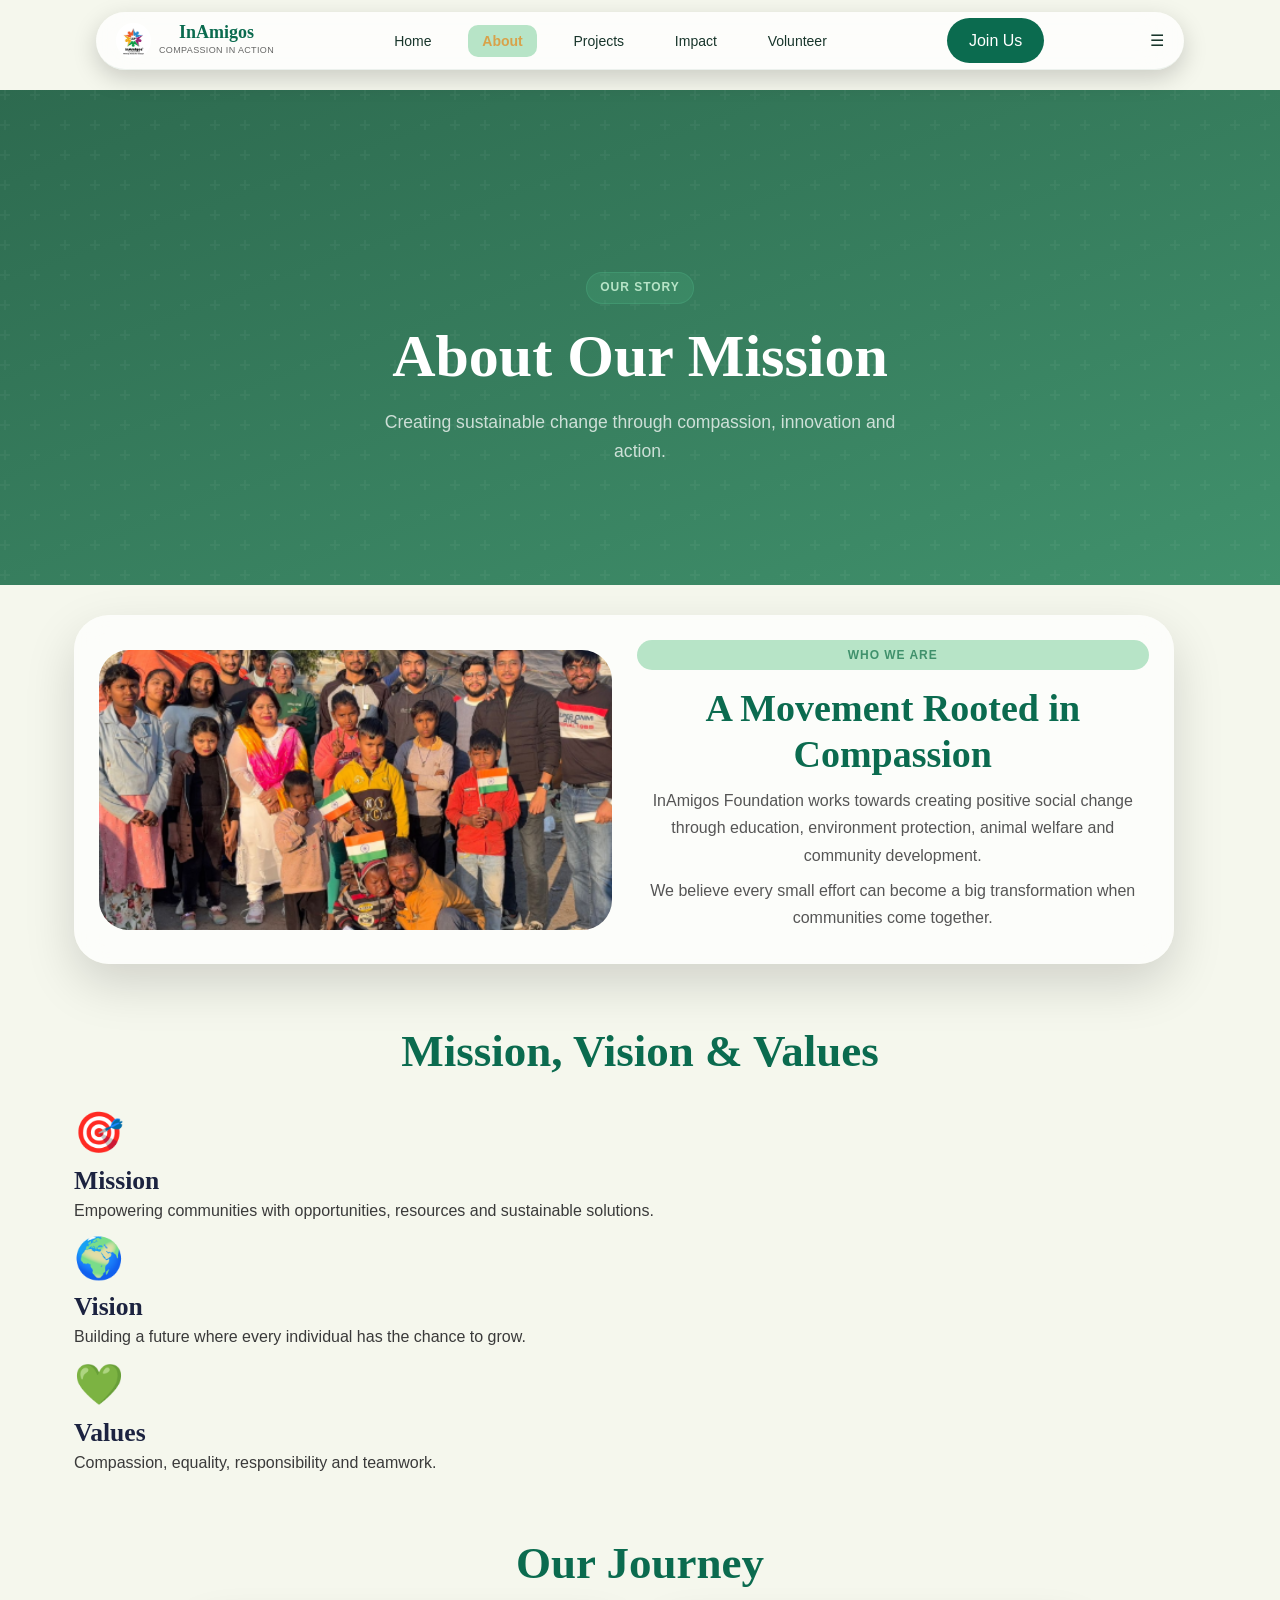
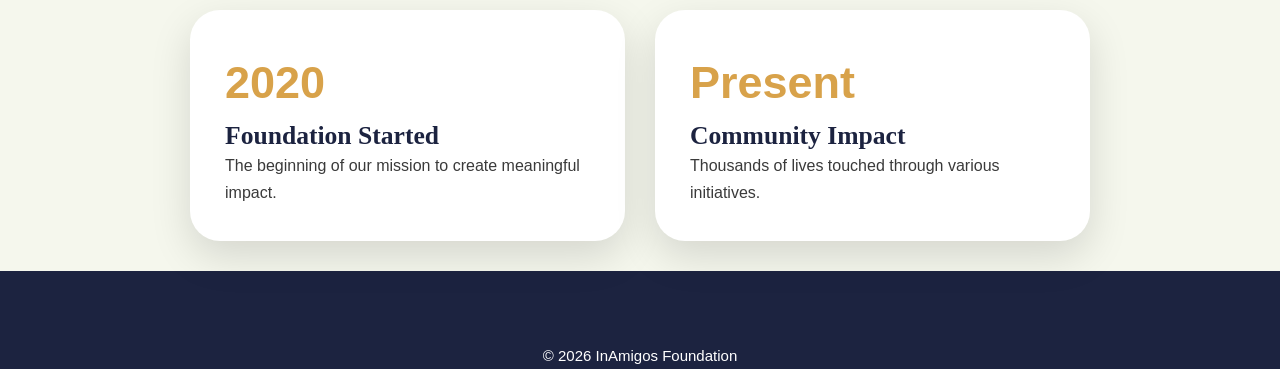
<file: about.html>
<!DOCTYPE html>
<html lang="en">

<head>

<meta charset="UTF-8">
<meta name="viewport" content="width=device-width, initial-scale=1.0">

<title>About | InAmigos Foundation</title>

<link rel="stylesheet" href="css/style.css">

</head>


<body>




<header>

<nav class="navbar">


<div class="nav-inner">


<a href="index.html" class="nav-logo">


<img src="images/logo.png" 
alt="InAmigos Foundation Logo">



<div class="logo-text">

<span class="brand">
InAmigos
</span>

<span class="tagline">
Compassion in Action
</span>


</div>


</a>





<ul class="nav-links">


<li>
<a href="index.html">
Home
</a>
</li>


<li>
<a class="active" href="about.html">
About
</a>
</li>


<li>
<a href="projects.html">
Projects
</a>
</li>


<li>
<a href="impact.html">
Impact
</a>
</li>


<li>
<a href="volunteer.html">
Volunteer
</a>
</li>


</ul>





<a href="volunteer.html" 
class="join-btn">

Join Us

</a>




<div class="menu">
☰
</div>



</div>


</nav>


</header>




<!-- PAGE HERO -->

<section class="page-hero">

<div>

<span class="tag">
OUR STORY
</span>

<h1>
About Our Mission
</h1>


<p>
Creating sustainable change through compassion, innovation and action.
</p>

</div>

</section>





<!-- ABOUT INTRO -->

<section class="section">


<div class="container">


<div class="about-box">


<div class="about-image">

<img src="images/hero.png" 
alt="InAmigos volunteers">

</div>




<div class="about-content">


<span class="tag">
                                                       WHO WE ARE
</span>


<h2>
A Movement Rooted in Compassion
</h2>


<p>

InAmigos Foundation works towards creating
positive social change through education,
environment protection, animal welfare and
community development.

</p>


<p>

We believe every small effort can become a
big transformation when communities come together.

</p>




</div>


</div>


</div>


</section>







<!-- MISSION VISION -->


<section class="section">


<div class="container">


<h2 class="center-title">
Mission, Vision & Values
</h2>



<div class="cards">



<div class="card">

<div class="card-icon">
🎯
</div>

<h3>
Mission
</h3>

<p>

Empowering communities with opportunities,
resources and sustainable solutions.

</p>

</div>






<div class="card">


<div class="card-icon">
🌍
</div>


<h3>
Vision
</h3>


<p>

Building a future where every individual
has the chance to grow.

</p>


</div>






<div class="card">


<div class="card-icon">
💚
</div>


<h3>
Values
</h3>


<p>

Compassion, equality, responsibility and teamwork.

</p>


</div>




</div>


</div>


</section>








<!-- TIMELINE -->


<section class="section">


<div class="container">


<h2 class="center-title">
Our Journey
</h2>



<div class="timeline">



<div class="timeline-card">


<div class="year">
2020
</div>


<h3>
Foundation Started
</h3>


<p>
The beginning of our mission to create meaningful impact.
</p>


</div>






<div class="timeline-card">


<div class="year">
Present
</div>


<h3>
Community Impact
</h3>


<p>
Thousands of lives touched through various initiatives.
</p>


</div>




</div>



</div>


</section>






<footer>

© 2026 InAmigos Foundation

</footer>


<script src="js/script.js"></script>

</body>
</html>
</file>
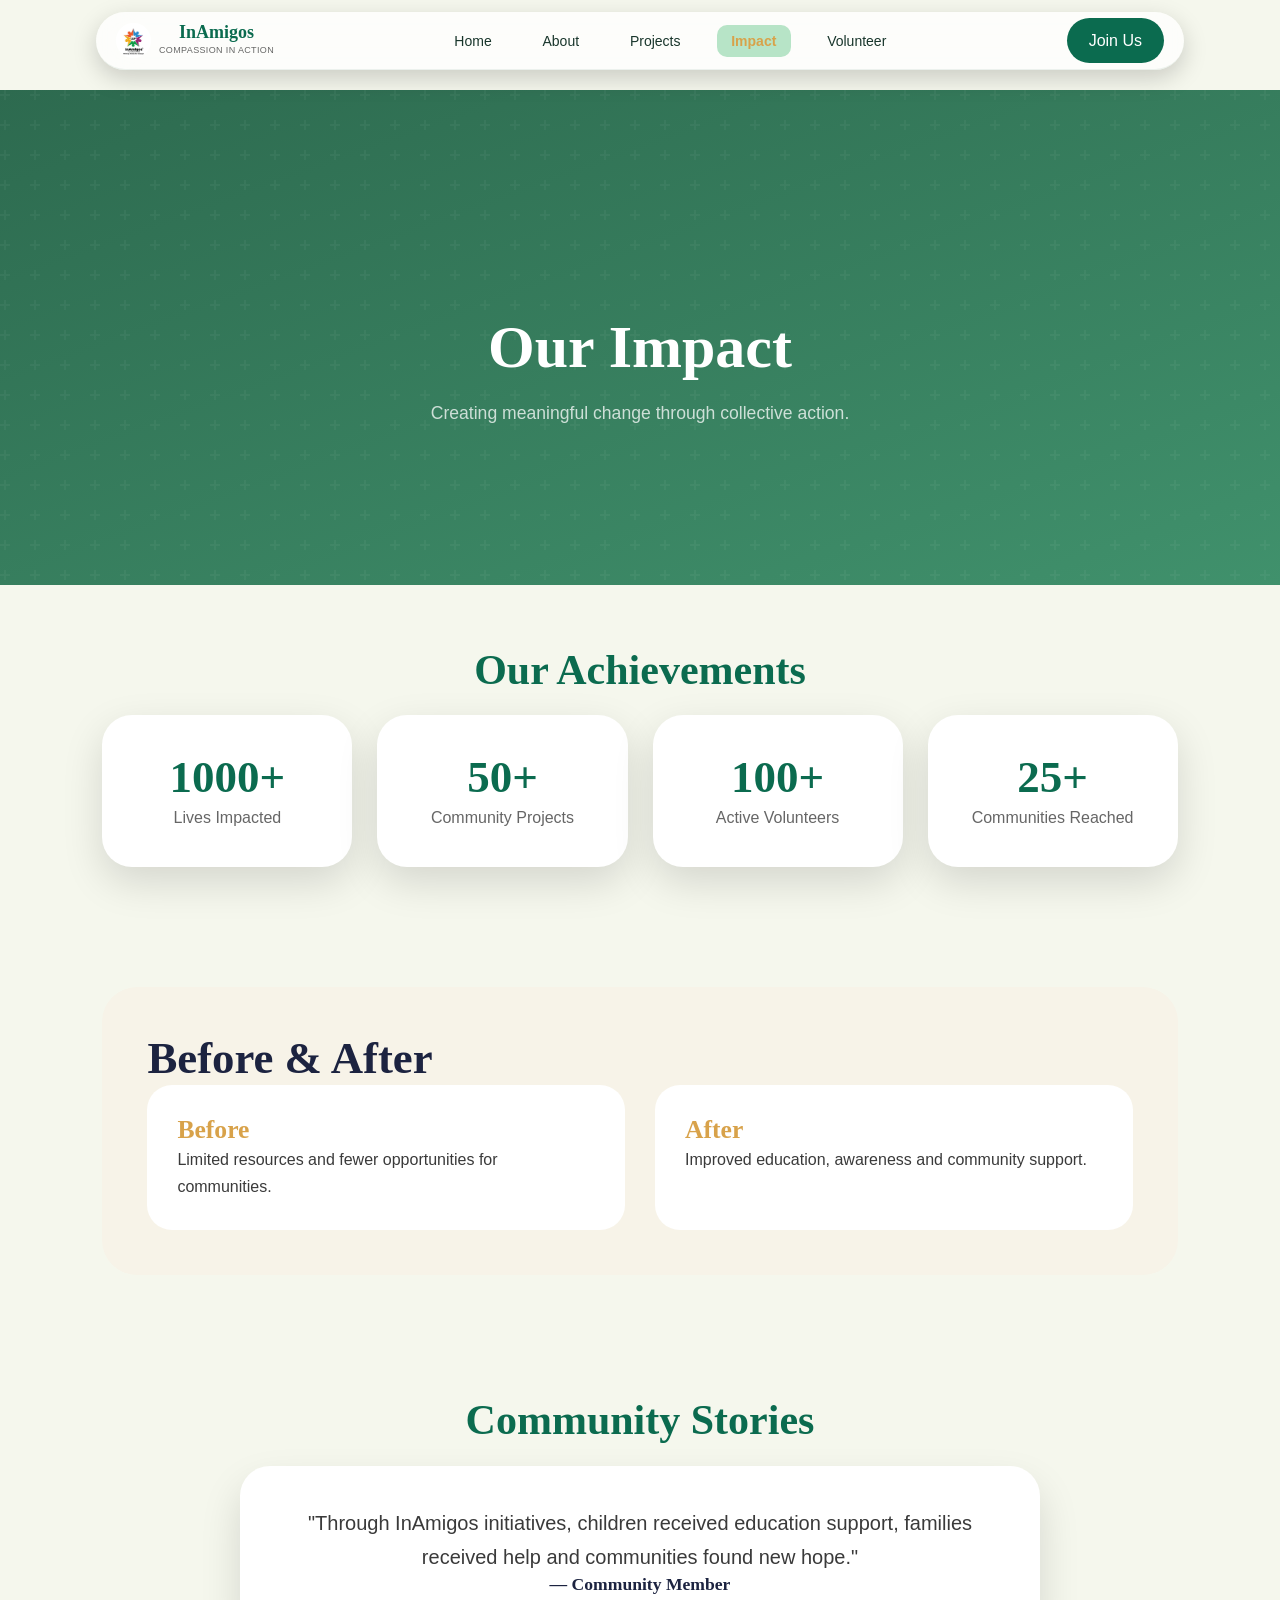
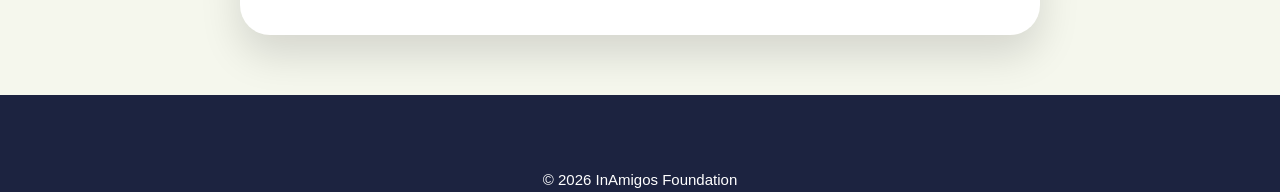
<file: impact.html>
<!DOCTYPE html>

<html lang="en">

<head>

<meta charset="UTF-8">

<meta name="viewport" content="width=device-width,initial-scale=1.0">

<title>Impact | InAmigos Foundation</title>

<link rel="stylesheet" href="css/style.css">

</head>


<body>


<header>

<nav class="navbar">


<div class="nav-inner">


<a href="index.html" class="nav-logo">


<img src="images/logo.png" alt="logo">


<div class="logo-text">

<span class="brand">
InAmigos
</span>

<span class="tagline">
Compassion in Action
</span>

</div>


</a>




<ul class="nav-links">


<li>
<a href="index.html">
Home
</a>
</li>


<li>
<a href="about.html">
About
</a>
</li>


<li>
<a href="projects.html">
Projects
</a>
</li>


<li>
<a class="active" href="impact.html">
Impact
</a>
</li>


<li>
<a href="volunteer.html">
Volunteer
</a>
</li>


</ul>



<a class="join-btn" href="volunteer.html">
Join Us
</a>


</div>


</nav>


</header>






<section class="page-hero">


<h1>
Our Impact
</h1>


<p>
Creating meaningful change through collective action.
</p>


</section>








<section class="impact-dashboard">


<h2 class="center-title">
Our Achievements
</h2>



<div class="stats">



<div class="stat-card">

<h3>
1000+
</h3>

<p>
Lives Impacted
</p>

</div>





<div class="stat-card">

<h3>
50+
</h3>

<p>
Community Projects
</p>

</div>





<div class="stat-card">

<h3>
100+
</h3>

<p>
Active Volunteers
</p>

</div>




<div class="stat-card">

<h3>
25+
</h3>

<p>
Communities Reached
</p>

</div>




</div>


</section>








<section class="before-after">



<div class="impact-box">


<h2>
Before & After
</h2>


<div class="compare">



<div>

<h3>
Before
</h3>

<p>
Limited resources and fewer opportunities
for communities.
</p>

</div>





<div>

<h3>
After
</h3>

<p>
Improved education, awareness and
community support.
</p>

</div>



</div>


</div>


</section>










<section class="stories">


<h2 class="center-title">
Community Stories
</h2>



<div class="story-card">


<p>

"Through InAmigos initiatives,
children received education support,
families received help and communities
found new hope."

</p>


<h4>
— Community Member
</h4>


</div>


</section>








<footer>

© 2026 InAmigos Foundation

</footer>



<script src="js/script.js"></script>


</body>

</html>
</file>
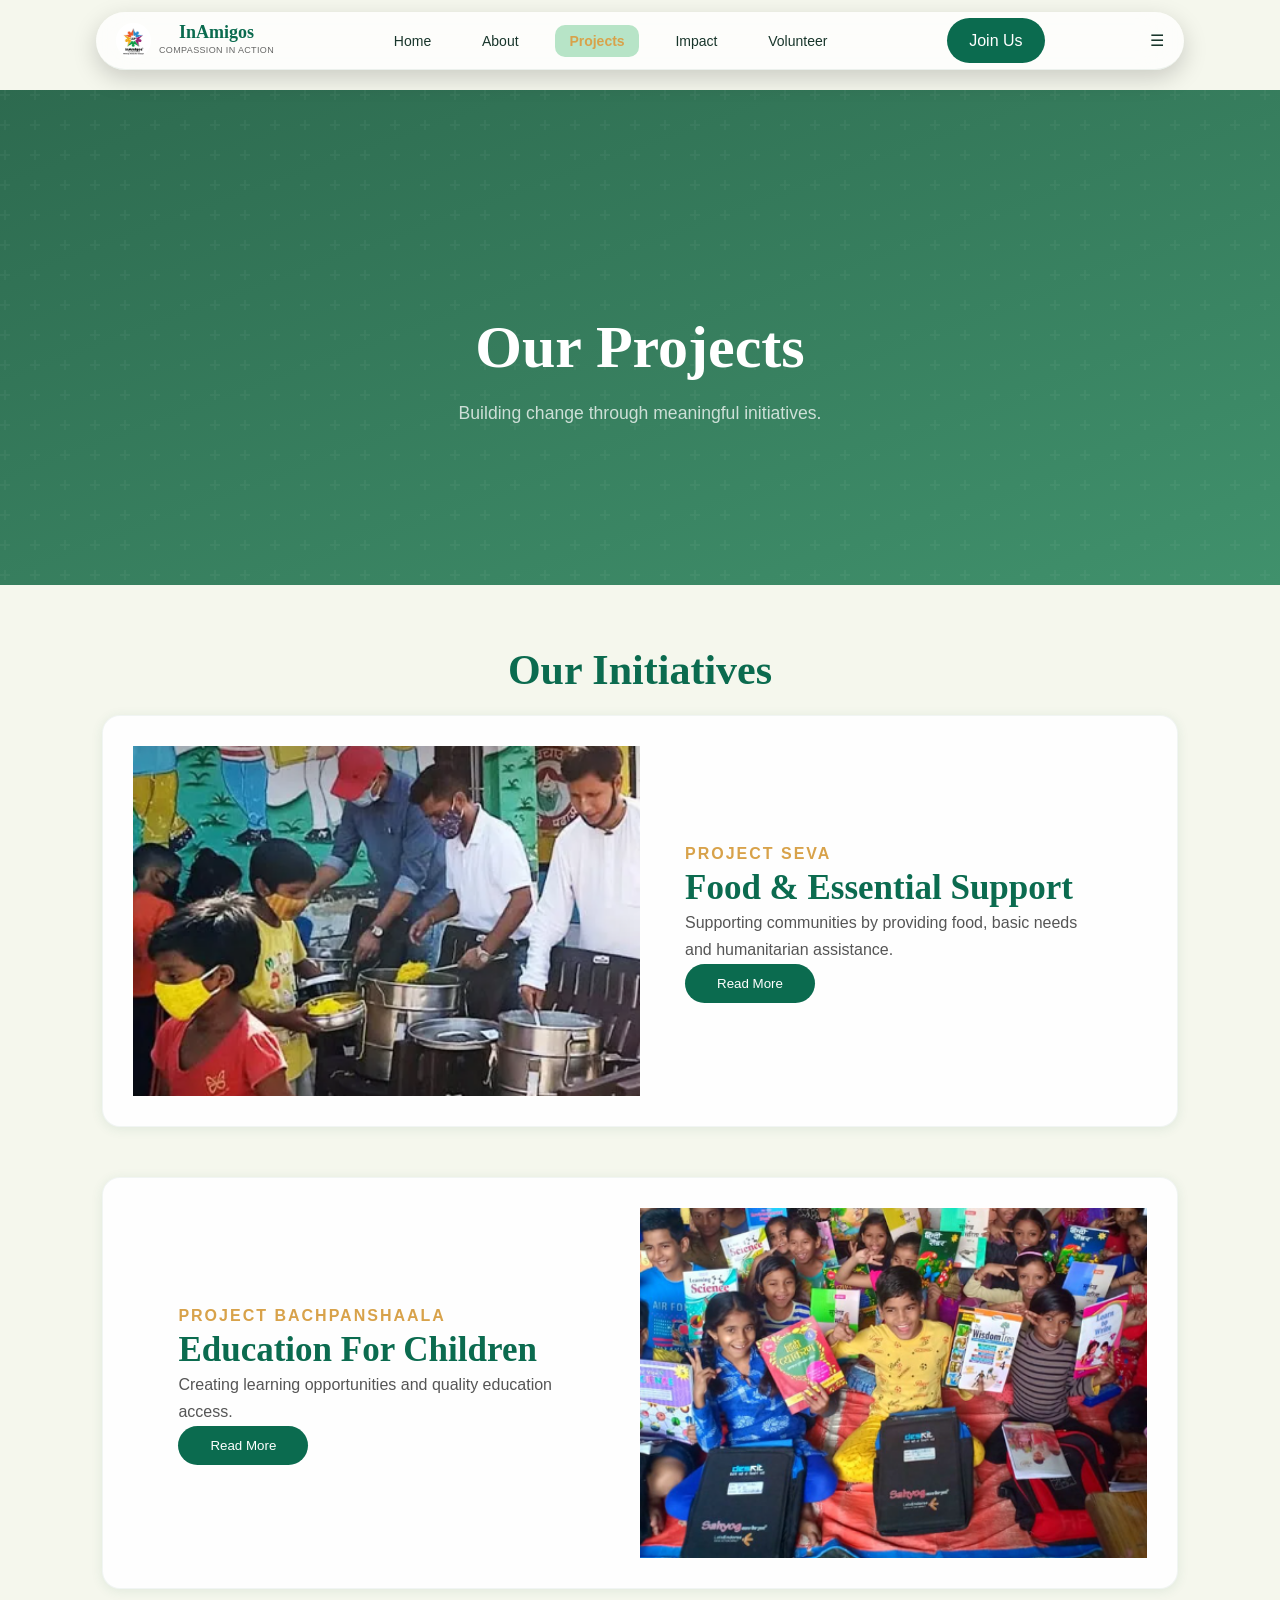
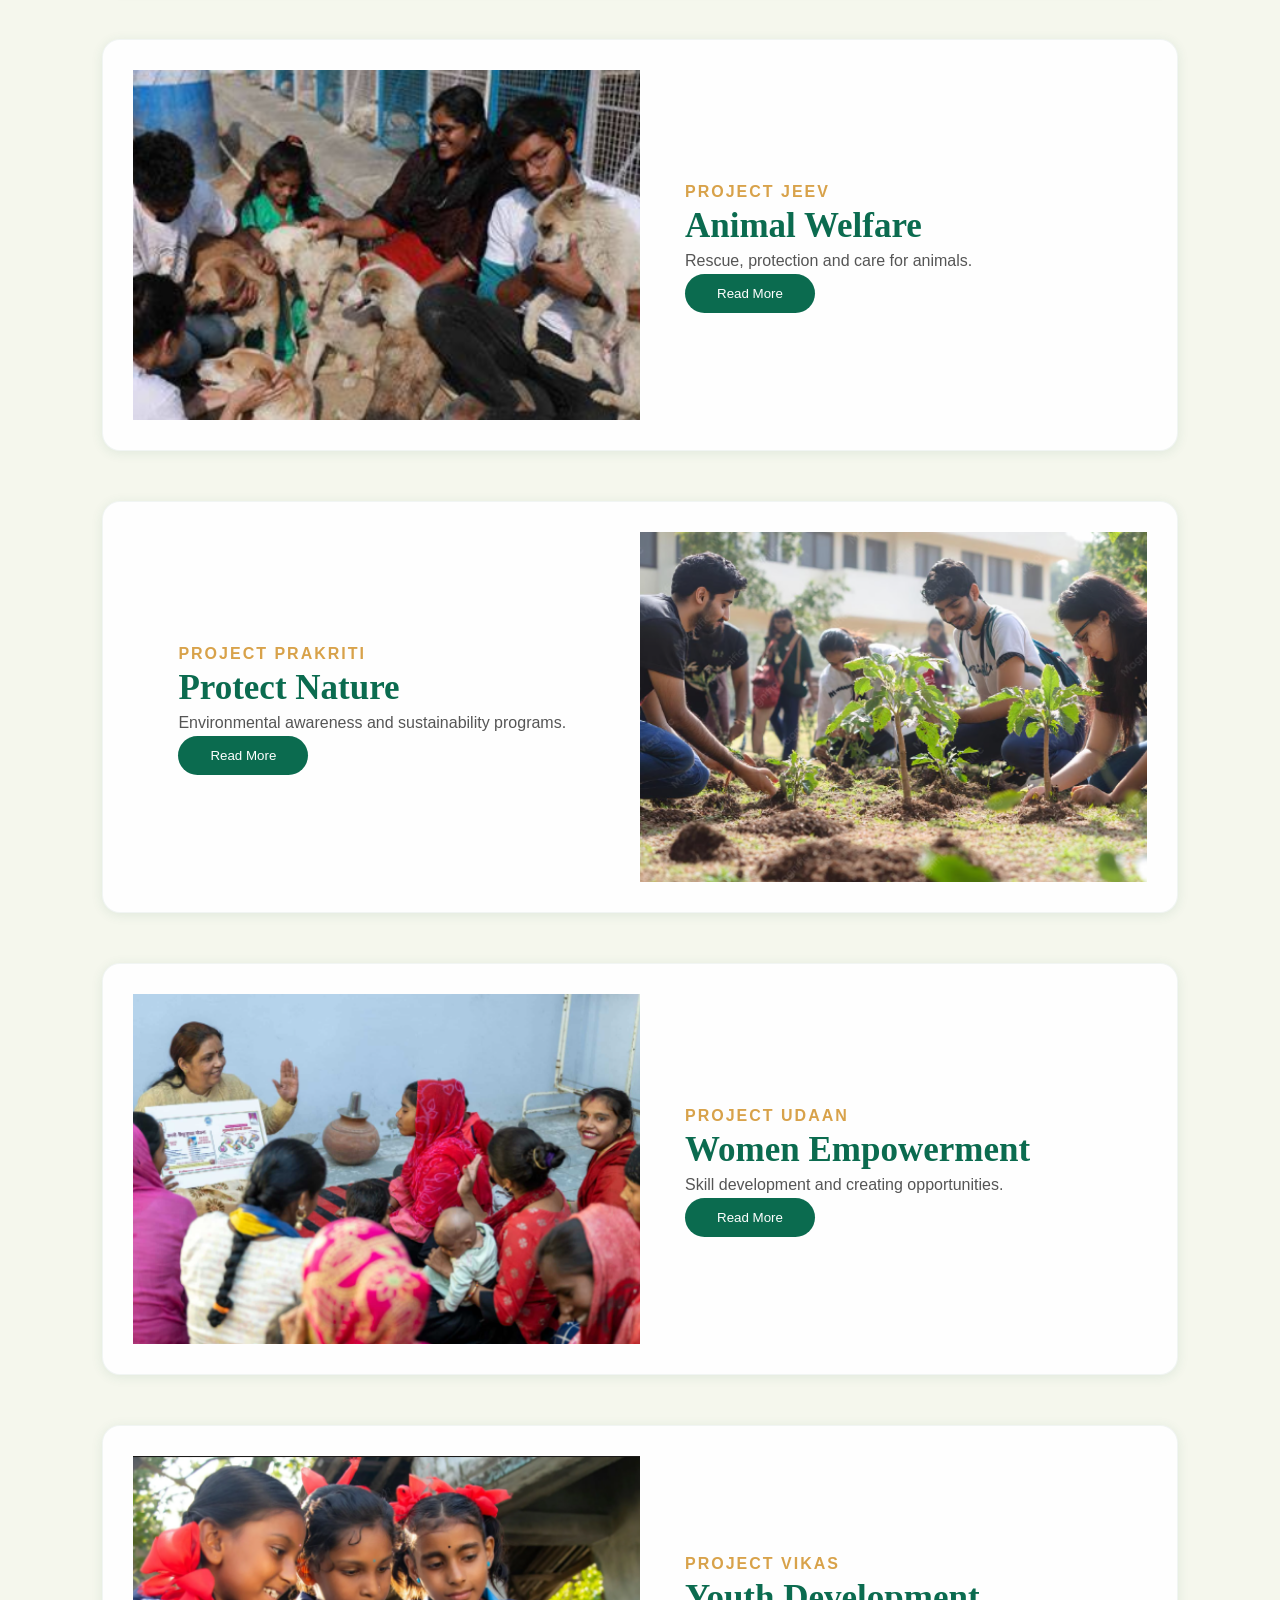
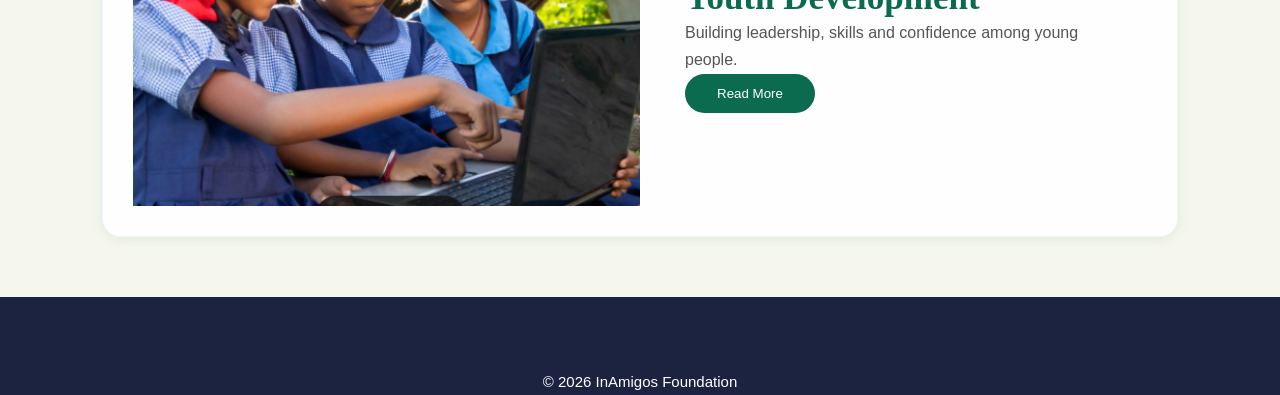
<file: projects.html>
<!DOCTYPE html>

<html lang="en">

<head>

<meta charset="UTF-8">

<meta name="viewport" content="width=device-width,initial-scale=1.0">


<title>Projects | InAmigos</title>


<link rel="stylesheet" href="css/style.css">


</head>



<body>


<header>

<nav class="navbar">

<div class="nav-inner">


<a href="index.html" class="nav-logo">

<img src="images/logo.png" alt="InAmigos Logo">

<div class="logo-text">

<span class="brand">InAmigos</span>

<span class="tagline">
Compassion in Action
</span>

</div>

</a>



<ul class="nav-links">

<li><a href="index.html">Home</a></li>

<li><a href="about.html">About</a></li>

<li><a class="active" href="projects.html">Projects</a></li>

<li><a href="impact.html">Impact</a></li>

<li><a href="volunteer.html">Volunteer</a></li>

</ul>



<a href="volunteer.html" class="join-btn">
Join Us
</a>


<div class="menu">
☰
</div>


</div>

</nav>

</header>




<section class="page-hero">


<h1>
Our Projects
</h1>

<p>
Building change through meaningful initiatives.
</p>


</section>





<section class="projects-section">


<h1 class="center-title">
Our Initiatives
</h1>



<div class="projects">



<div class="project-card">

<img src="images/food.png">


<div class="project-content">

<span>
PROJECT SEVA
</span>

<h2>
Food & Essential Support
</h2>

<p>
Supporting communities by providing food,
basic needs and humanitarian assistance.
</p>


<button>
Read More
</button>


</div>

</div>






<div class="project-card reverse">

<img src="images/education.png">


<div class="project-content">

<span>
PROJECT BACHPANSHAALA
</span>

<h2>
Education For Children
</h2>

<p>
Creating learning opportunities and
quality education access.
</p>

<button>
Read More
</button>

</div>

</div>







<div class="project-card">

<img src="images/animal.png">


<div class="project-content">

<span>
PROJECT JEEV
</span>

<h2>
Animal Welfare
</h2>

<p>
Rescue, protection and care for animals.
</p>

<button>
Read More
</button>

</div>

</div>







<div class="project-card reverse">

<img src="images/nature.png">


<div class="project-content">

<span>
PROJECT PRAKRITI
</span>

<h2>
Protect Nature
</h2>

<p>
Environmental awareness and sustainability
programs.
</p>

<button>
Read More
</button>

</div>

</div>







<div class="project-card">

<img src="images/women.png">


<div class="project-content">

<span>
PROJECT UDAAN
</span>

<h2>
Women Empowerment
</h2>

<p>
Skill development and creating opportunities.
</p>

<button>
Read More
</button>

</div>

</div>









<!-- PROJECT VIKAS -->


<div class="project-card">


<img src="images/youth.png">


<div class="project-content">


<span>
PROJECT VIKAS
</span>


<h2>
Youth Development
</h2>


<p>
Building leadership, skills and confidence
among young people.
</p>


<button>
Read More
</button>


</div>


</div>



</div>

</section>





<footer>

© 2026 InAmigos Foundation

</footer>



<script src="js/script.js"></script>


</body>
</html>
</file>
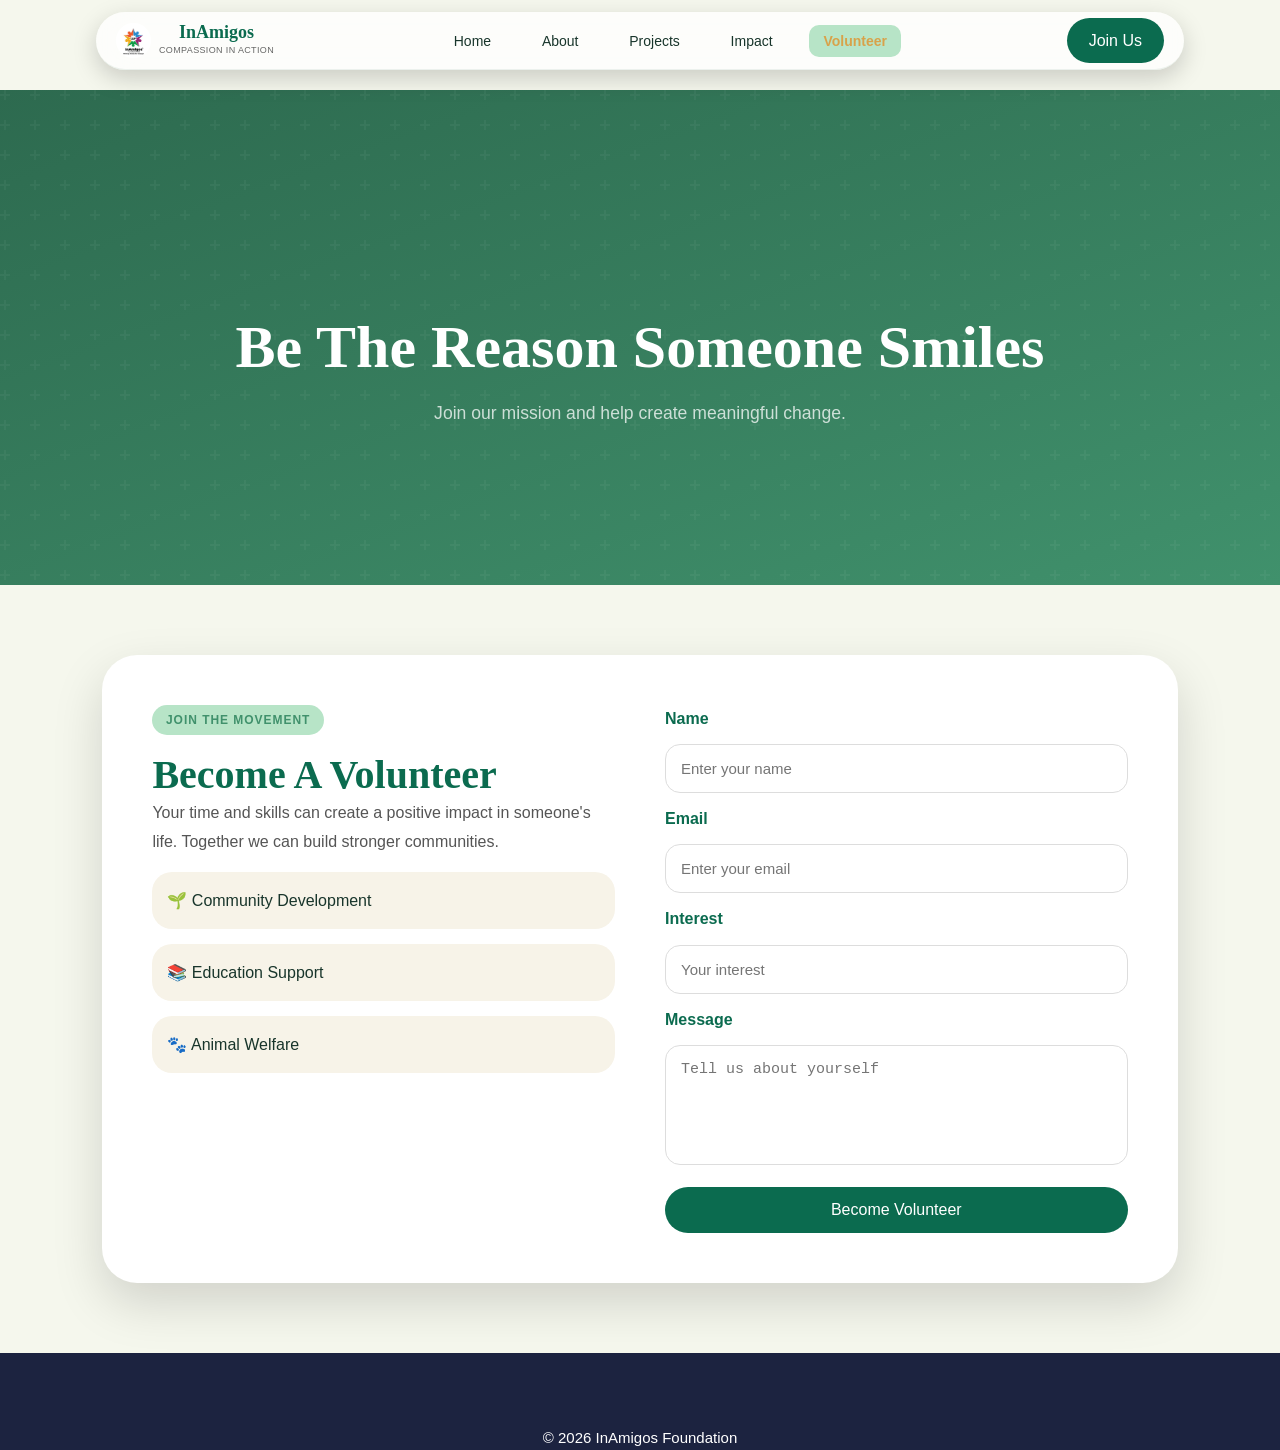
<file: volunteer.html>
<!DOCTYPE html>

<html lang="en">

<head>

<meta charset="UTF-8">

<meta name="viewport" content="width=device-width, initial-scale=1.0">

<title>Volunteer | InAmigos Foundation</title>

<link rel="stylesheet" href="css/style.css">

</head>



<body>



<header>

<nav class="navbar">


<div class="nav-inner">


<a href="index.html" class="nav-logo">


<img src="images/logo.png" alt="InAmigos Logo">


<div class="logo-text">

<span class="brand">
InAmigos
</span>

<span class="tagline">
Compassion in Action
</span>

</div>


</a>



<ul class="nav-links">


<li><a href="index.html">Home</a></li>

<li><a href="about.html">About</a></li>

<li><a href="projects.html">Projects</a></li>

<li><a href="impact.html">Impact</a></li>

<li><a class="active" href="volunteer.html">Volunteer</a></li>


</ul>



<a href="volunteer.html" class="join-btn">
Join Us
</a>



</div>


</nav>

</header>








<section class="page-hero">


<h1>
Be The Reason Someone Smiles
</h1>


<p>
Join our mission and help create meaningful change.
</p>


</section>








<section class="volunteer-section">



<div class="volunteer-box">





<div class="volunteer-text">


<span class="tag">
JOIN THE MOVEMENT
</span>


<h2>
Become A Volunteer
</h2>


<p>

Your time and skills can create a positive
impact in someone's life.

Together we can build stronger communities.

</p>




<div class="volunteer-points">


<div>
🌱 Community Development
</div>


<div>
📚 Education Support
</div>


<div>
🐾 Animal Welfare
</div>


</div>



</div>







<form class="form">


<label>
Name
</label>

<input type="text" placeholder="Enter your name">



<label>
Email
</label>

<input type="email" placeholder="Enter your email">



<label>
Interest
</label>

<input type="text" placeholder="Your interest">



<label>
Message
</label>

<textarea placeholder="Tell us about yourself"></textarea>



<button>
Become Volunteer
</button>



</form>




</div>



</section>







<footer>

© 2026 InAmigos Foundation

</footer>



<script src="js/script.js"></script>


</body>

</html>
</file>
<file: css/style.css>
/* ============================================================
   InAmigos Foundation — style.css
   Palette: Forest Green #2D6A4F | Sage #52B788 | Beige #F8F5F0
            Warm White #FEFEFE | Charcoal #1C2340
   Fonts: Playfair Display (display) | Inter (body)
   ============================================================ */

/* ── Reset & Base ─────────────────────────────────────────── */
*, *::before, *::after { box-sizing: border-box; margin: 0; padding: 0; }

:root {
  --green-deep:   #2D6A4F;
  --green-mid:    #40916C;
  --green-light:  #52B788;
  --green-pale:   #B7E4C7;
  --beige:        #F8F5F0;
  --beige-dark:   #EDE8DF;
  --white:        #FEFEFE;
  --charcoal:     #1C2340;
  --text-body:    #3A3A3A;
  --text-muted:   #6B7280;
  --shadow-sm:    0 2px 12px rgba(44,106,79,.10);
  --shadow-md:    0 6px 28px rgba(44,106,79,.14);
  --shadow-lg:    0 12px 48px rgba(44,106,79,.18);
  --radius-sm:    10px;
  --radius-md:    18px;
  --radius-lg:    28px;
  --transition:   .3s cubic-bezier(.4,0,.2,1);
}

html { scroll-behavior: smooth; font-size: 16px; }

body {
  font-family: 'Inter', sans-serif;
  color: var(--text-body);
  background: var(--white);
  line-height: 1.7;
  overflow-x: hidden;
}
/* Center only Who We Are card */

.about-box{

    display:flex;

    flex-direction:column;

    align-items:center;

    text-align:center;

}
/* PROJECT PAGE */


.projects-section{

padding:60px 8%;

}


.projects{

display:flex;

flex-direction:column;

gap:50px;

}



.project-card{


display:grid;

grid-template-columns:1fr 1fr;


background:white;

border-radius:35px;

overflow:hidden;


box-shadow:0 20px 50px #0002;

}



.project-card.reverse img{

order:2;

}



.project-card img{

width:100%;

height:350px;

object-fit:cover;

}




.project-content{

padding:45px;

display:flex;

flex-direction:column;

justify-content:center;

}



.project-content span{

color:#D8A24A;

font-weight:700;

letter-spacing:2px;

}



.project-content h2{

color:#0B6B4F;

font-size:35px;

}



.project-content p{

color:#555;

line-height:1.7;

}

/* IMPACT PAGE */


.impact-dashboard,
.before-after,
.stories{

padding:60px 8%;

}




.stats{

display:grid;

grid-template-columns:repeat(4,1fr);

gap:25px;


}




.stat-card{


background:white;

padding:35px;


border-radius:30px;


text-align:center;


box-shadow:0 15px 40px #0002;


}




.stat-card h3{


font-size:45px;


color:#0B6B4F;


}




.stat-card p{

color:#666;

}






.impact-box{


background:#f7f3e8;


padding:45px;


border-radius:35px;


}




.compare{


display:grid;

grid-template-columns:1fr 1fr;


gap:30px;


}




.compare div{


background:white;

padding:30px;


border-radius:25px;


}




.compare h3{

color:#D8A24A;

}






.story-card{


max-width:800px;

margin:auto;


background:white;


padding:40px;


border-radius:30px;


box-shadow:0 20px 40px #0002;


text-align:center;


font-size:20px;


line-height:1.7;


}





@media(max-width:800px){


.stats,
.compare{

grid-template-columns:1fr;

}


}
/* VOLUNTEER PAGE */


.volunteer-section{

padding:70px 8%;

}



.volunteer-box{


max-width:1100px;

margin:auto;


display:grid;

grid-template-columns:1fr 1fr;


gap:50px;


background:white;


padding:50px;


border-radius:35px;


box-shadow:0 20px 50px rgba(0,0,0,.15);


}




.volunteer-text h2{

font-family:'Playfair Display';

font-size:40px;

color:#0B6B4F;

}



.volunteer-text p{

line-height:1.8;

color:#555;

}




.volunteer-points div{


background:#f7f3e8;

padding:15px;

border-radius:20px;

margin:15px 0;


}




.form{


display:flex;

flex-direction:column;

gap:12px;

}




.form label{


font-weight:600;

color:#0B6B4F;


}




.form input,
.form textarea{


padding:15px;


border-radius:15px;


border:1px solid #ddd;


font-size:15px;


}




.form textarea{


height:120px;

resize:none;


}




.form button{


margin-top:10px;


padding:14px;


border:none;


border-radius:30px;


background:#0B6B4F;


color:white;


font-size:16px;


cursor:pointer;


}




@media(max-width:800px){


.volunteer-box{

grid-template-columns:1fr;

padding:30px;

}


}


.project-content button{


width:130px;

padding:12px;

border:none;

border-radius:25px;

background:#0B6B4F;

color:white;

cursor:pointer;

}




@media(max-width:800px){


.project-card,
.project-card.reverse{

grid-template-columns:1fr;

}



.project-card.reverse img{

order:0;

}

}

.about-box .about-content{

    max-width:700px;

}


.about-box .tag{

    display:block;

}


.about-box h2{

    text-align:center;

}


.about-box p{

    text-align:center;

}
footer{

    text-align:center;

    padding:25px;

    background:#0B6B4F;

    color:white;

    font-size:15px;

}
.intro-image-wrap{

    height:420px;

    border-radius:35px;

    overflow:hidden;

    box-shadow:0 20px 50px rgba(0,0,0,.2);

}



.intro-image-wrap img{

    width:100%;

    height:100%;

    object-fit:cover;

    display:block;

}
/* =====================
   LOGO SIZE FIX
===================== */

.nav-logo,
.logo-text{
    display:flex;
    align-items:center;
}

/* ===== FINAL NAVBAR OVERRIDE ===== */

body{
    padding-top:90px;
}


.navbar{
    position:fixed !important;

    top:12px !important;
    left:50% !important;

    transform:translateX(-50%) !important;

    width:85% !important;
    height:58px !important;

    background:rgba(255,255,255,0.75) !important;

    backdrop-filter:blur(20px) !important;

    border-radius:50px !important;

    box-shadow:0 8px 25px rgba(0,0,0,.18) !important;

    z-index:9999 !important;

}



.nav-inner{

    height:100% !important;

    display:flex !important;

    align-items:center !important;

    justify-content:space-between !important;

    padding:0 20px !important;

}




.nav-logo{

    display:flex !important;

    align-items:center !important;

    gap:8px !important;

    text-decoration:none !important;

}



.nav-logo img{

    width:35px !important;

    height:35px !important;

    border-radius:50% !important;

    object-fit:cover !important;

}



.brand{

    font-size:18px !important;

    color:#0B6B4F !important;

    font-weight:700 !important;

}



.tagline{

    font-size:9px !important;

    color:#666 !important;

}

/* Reduce section spacing */

.section{

    padding:50px 8%;   /* was probably 100px */

}



/* Reduce gap around about box */

.about-box{

    gap:30px;

    padding:25px;

}



/* Reduce image height */

.about-image img{

    height:300px;

}



/* Reduce heading spacing */

.center-title{

    margin-bottom:25px;

}



/* Reduce paragraphs spacing */

.about-content p{

    margin-bottom:10px;

}


.nav-links{

    display:flex !important;

    gap:22px !important;

}



.nav-links a{

    font-size:14px !important;

    color:#18352b !important;

    text-decoration:none !important;

}



.nav-links a.active{

    color:#D8A24A !important;

}



.join-btn,
.nav-cta{

    background:#0B6B4F !important;

    color:white !important;

    padding:9px 22px !important;

    border-radius:25px !important;

}



.hamburger{

    display:none;

}




@media(max-width:768px){

.navbar{

width:92% !important;

}


.nav-links{

display:none !important;

}


.nav-cta{

display:none !important;

}


.hamburger{

display:block;

}

}

/* ABOUT PAGE */


.page-hero{


height:55vh;


background:

linear-gradient(
120deg,
rgba(11,107,79,.9),
rgba(216,162,74,.5)
),

url("../images/hero.jpg");


background-size:cover;

background-position:center;


display:flex;

flex-direction:column;

justify-content:center;

align-items:center;


color:white;

text-align:center;


}



.page-hero h1{


font-family:'Playfair Display';

font-size:60px;

}



.page-hero p{


font-size:20px;

}





.about-box{


max-width:900px;

margin:80px auto;


background:rgba(255,255,255,.7);

backdrop-filter:blur(15px);


padding:45px;


border-radius:35px;


box-shadow:

0 20px 50px rgba(0,0,0,.15);


}




.about-box h2{


color:#0B6B4F;

font-size:35px;

}



.about-box p{


line-height:1.8;

color:#555;


}




.timeline{


display:flex;

gap:30px;

max-width:900px;

margin:auto;


}



.timeline .card{


flex:1;


}




@media(max-width:768px){


.timeline{

flex-direction:column;

}



.page-hero h1{

font-size:40px;

}


}

/* ABOUT PREMIUM STYLE */


.center-title{

text-align:center;

font-family:'Playfair Display';

color:#0B6B4F;

font-size:42px;

margin-bottom:50px;

}



.about-box{

display:grid;

grid-template-columns:1fr 1fr;

gap:50px;

background:rgba(255,255,255,.7);

padding:40px;

border-radius:35px;

box-shadow:0 20px 50px #0002;

}



.about-image img{

width:100%;

height:400px;

object-fit:cover;

border-radius:30px;

}




.about-content h2{

font-family:'Playfair Display';

font-size:40px;

color:#0B6B4F;

}




.intro-points{

margin-top:25px;

display:grid;

gap:20px;

}



.intro-points div{

background:#ffffffaa;

padding:15px;

border-radius:20px;

}




.card-icon{

font-size:40px;

}





.timeline{


display:flex;

gap:30px;

}



.timeline-card{


flex:1;

background:white;

padding:35px;

border-radius:30px;

box-shadow:0 15px 40px #0002;

}



.year{


font-size:45px;

font-weight:800;

color:#D8A24A;

}



@media(max-width:800px){


.about-box,
.timeline{

grid-template-columns:1fr;

display:flex;

flex-direction:column;

}


}












/* =========================
   InAmigos Nature Theme
========================= */


@import url('https://fonts.googleapis.com/css2?family=Inter:wght@400;600;700&family=Playfair+Display:wght@600;700&display=swap');


*{

margin:0;
padding:0;
box-sizing:border-box;

}


html{

scroll-behavior:smooth;

}



body{

font-family:'Inter',sans-serif;

background:#f5f7ed;

color:#18352b;

overflow-x:hidden;

}





/* =========================
 Navbar
========================= */


.navbar{

position:fixed;

top:20px;

left:50%;

transform:translateX(-50%);

width:90%;

z-index:1000;


background:rgba(255,255,255,.45);

backdrop-filter:blur(18px);


border-radius:30px;

box-shadow:
0 15px 40px rgba(0,0,0,.15);


}



.nav-inner{

display:flex;

align-items:center;

justify-content:space-between;

padding:15px 30px;

}




.nav-logo{

display:flex;

gap:12px;

align-items:center;

text-decoration:none;

color:#0b6b4f;

}



.logo-icon{

width:45px;

height:45px;

border-radius:50%;


background:#0b6b4f;

display:flex;

align-items:center;

justify-content:center;

}


.logo-icon svg{

width:25px;

fill:white;

}



.brand{

font-weight:700;

font-size:20px;

}



.tagline{

font-size:11px;

color:#777;

}




.nav-links{

display:flex;

gap:25px;

}



.nav-links a{

text-decoration:none;

color:#18352b;

font-weight:600;

position:relative;

}



.nav-links a::after{

content:"";

position:absolute;

bottom:-5px;

left:0;

width:0;

height:2px;

background:#d8a24a;

transition:.3s;

}



.nav-links a:hover::after{

width:100%;

}




.btn{

padding:12px 28px;

border-radius:30px;

text-decoration:none;

display:inline-block;

transition:.3s;

font-weight:600;

}




.btn-primary{

background:#0b6b4f;

color:white;

}


.btn-primary:hover{

transform:translateY(-4px);

box-shadow:0 10px 25px #0b6b4f55;

}





/* =========================
 Hero
========================= */



.hero{

min-height:100vh;


background:

linear-gradient(
120deg,
rgba(6,45,35,.85),
rgba(11,107,79,.35)
),

url("images/hero.jpg");


background-size:cover;

background-position:center;


display:flex;

align-items:center;


padding:120px 8%;


color:white;


}




.hero h1{


font-family:'Playfair Display';

font-size:70px;

line-height:1.1;


}



.hero em{

color:#d8a24a;

font-style:normal;

}




.hero p{

max-width:600px;

font-size:20px;

line-height:1.7;

margin:25px 0;

}




.hero-actions{

display:flex;

gap:20px;

}




.btn-white{

background:white;

color:#0b6b4f;

}



.btn-outline-white{

border:2px solid white;

color:white;

}





/* =========================
 Sections
========================= */


.section{

padding:100px 8%;

}



.container{

max-width:1200px;

margin:auto;

}




.section h2{

font-family:'Playfair Display';

font-size:45px;

color:#0b6b4f;

margin-bottom:20px;

}





.tag{

color:#d8a24a;

font-weight:700;

letter-spacing:2px;

}




/* =========================
 Cards
========================= */


.project-card,
.impact-card,
.stat-item,
.hero-card{


background:

rgba(255,255,255,.55);


backdrop-filter:blur(15px);


border-radius:30px;


padding:30px;


box-shadow:

0 20px 40px rgba(0,0,0,.12);


transition:.4s;

}



.project-card:hover,
.impact-card:hover,
.hero-card:hover{


transform:

translateY(-12px);


}





.projects-grid,
.impact-highlights,
.stats-grid{


display:grid;

grid-template-columns:repeat(3,1fr);

gap:30px;

}







/* =========================
 Stats
========================= */


.stats-band{


background:#0b6b4f;

padding:70px 8%;

color:white;


}



.stat-number{


font-size:55px;

font-weight:700;


color:#d8a24a;


}





/* =========================
 CTA
========================= */


.cta-banner{


margin:80px;

padding:70px;

border-radius:40px;


background:

linear-gradient(
135deg,
#0b6b4f,
#174f3d
);


color:white;

text-align:center;


}





/* =========================
 Footer
========================= */


footer{

background:#102e24;

color:white;

padding:50px 8%;

}



.footer-grid{

display:grid;

grid-template-columns:repeat(4,1fr);

gap:30px;

}



footer a{

color:white;

text-decoration:none;

}





/* Scroll button */


.scroll-top{


position:fixed;

right:25px;

bottom:25px;


width:50px;

height:50px;


border-radius:50%;

border:none;


background:#d8a24a;

color:white;


font-size:25px;

display:none;

}
/* Hero Statistics */

.hero-stats{

display:flex;

gap:25px;

margin-top:45px;

}


.hero-stat{


min-width:130px;


padding:20px 25px;


background:rgba(255,255,255,0.18);


backdrop-filter:blur(15px);


border-radius:25px;


border:1px solid rgba(255,255,255,.3);


display:flex;

flex-direction:column;

align-items:center;


box-shadow:
0 15px 35px rgba(0,0,0,.2);


transition:.3s;


}



.hero-stat:hover{

transform:translateY(-8px);

background:rgba(255,255,255,.3);

}



.hero-stat span:first-child{


font-size:35px;

font-weight:800;


color:#D8A24A;


}



.hero-stat span:last-child{


font-size:15px;


color:white;


margin-top:8px;


}





@media(max-width:768px){


.hero-stats{

flex-direction:column;

align-items:flex-start;

}


.hero-stat{

width:160px;

}


}

/* ==========================
   INTRO SECTION FIX
========================== */


.intro-grid{

display:grid;

grid-template-columns:1fr 1fr;

gap:60px;

align-items:center;

}



.intro-visual{

position:relative;

}



.intro-image-wrap{


height:420px;


border-radius:40px;


background:

linear-gradient(
135deg,
rgba(11,107,79,.4),
rgba(216,162,74,.3)
),

url("../images/hero.jpg");



background-size:cover;

background-position:center;



display:flex;

align-items:center;

justify-content:center;


font-size:80px;


box-shadow:

0 25px 50px rgba(0,0,0,.15);


}




.intro-badge{


position:absolute;

bottom:25px;

right:25px;


background:white;


padding:20px 25px;


border-radius:25px;


box-shadow:

0 15px 35px rgba(0,0,0,.2);


}



.badge-num{

font-size:40px;

font-weight:800;

color:#0B6B4F;

}



.badge-text{

color:#555;

}





.intro-content h2{


font-family:'Playfair Display';


font-size:45px;


color:#0B6B4F;


margin:20px 0;


}



.intro-content p{

line-height:1.8;

margin-bottom:15px;

}





.intro-point{


display:flex;

gap:15px;

align-items:center;


margin:18px 0;


}



.point-icon{


width:45px;

height:45px;


border-radius:50%;


background:#0B6B4F;


display:flex;

align-items:center;

justify-content:center;


}



/* Thin Premium Navbar */

.navbar{

position:fixed;

top:15px;

left:50%;

transform:translateX(-50%);

width:88%;

height:65px;   /* thin height */

background:rgba(255,255,255,.75);

backdrop-filter:blur(15px);

border-radius:40px;

z-index:1000;

box-shadow:0 10px 30px rgba(0,0,0,.15);

}



.nav-inner{

height:100%;

padding:0 25px;

display:flex;

align-items:center;

justify-content:space-between;

}



/* logo */

.nav-logo{

display:flex;

align-items:center;

gap:10px;

text-decoration:none;

}



.nav-logo img{

width:38px;

height:38px;

object-fit:contain;

border-radius:50%;

}



.brand{

font-size:18px;

font-weight:700;

color:#0B6B4F;

}



.tagline{

font-size:10px;

color:#777;

display:block;

}





.nav-links{

display:flex;

gap:25px;

}



.nav-links a{

font-size:15px;

text-decoration:none;

color:#18352b;

font-weight:600;

}





.nav-cta{

padding:10px 28px!important;

border-radius:25px;

}



/* mobile */

@media(max-width:800px){


.nav-links{

display:none;

}


.navbar{

height:60px;

width:92%;

}


.brand{

font-size:15px;

}

}

/* Animation fix */


.fade-up,
.fade-in{


opacity:1!important;

transform:none!important;


}




@media(max-width:800px){


.intro-grid{

grid-template-columns:1fr;

}


.intro-content h2{

font-size:32px;

}


}

/* =====================
   Organic Wave Divider
===================== */


.wave-divider{

position:relative;

width:100%;

height:100px;

overflow:hidden;

line-height:0;

margin-top:-1px;

}



.wave-divider svg{

width:100%;

height:100%;

display:block;

}





/* =====================
   Nature Logo Style
===================== */


.nav-logo{

display:flex;

align-items:center;

gap:12px;

text-decoration:none;

}




.logo-icon{


width:48px;

height:48px;


border-radius:50%;


background:

linear-gradient(
135deg,
#0B6B4F,
#4caf50
);


display:flex;

align-items:center;

justify-content:center;


box-shadow:

0 8px 20px #0b6b4f55;


overflow:hidden;

}




.logo-icon img{


width:100%;

height:100%;


object-fit:cover;


border-radius:50%;


}




.logo-text{


display:flex;

flex-direction:column;


}



.brand{


font-family:'Playfair Display';

font-size:21px;

font-weight:700;


color:#0B6B4F;


}



.tagline{


font-size:12px;

color:#777;


letter-spacing:1px;


}




.navbar{


background:

rgba(255,255,255,.55);


backdrop-filter:

blur(20px);


border-radius:35px;


}


.nav-links a.active{


color:#D8A24A;

}



.nav-links a:hover{


color:#0B6B4F;


}
/* =========================
 Mobile
========================= */


.hamburger{

display:none;

}



@media(max-width:900px){



.nav-links,
.nav-cta{

display:none;

}


.hamburger{

display:block;

}



.hero h1{

font-size:45px;

}



.projects-grid,
.impact-highlights,
.stats-grid,
.footer-grid{


grid-template-columns:1fr;

}



.cta-banner{

margin:20px;

}



}

.logo-icon{

    width:42px;
    height:42px;

    display:flex;
    align-items:center;
    justify-content:center;

    border-radius:50%;

    background:#ffffff33;

    padding:8px;

}


.logo-icon svg{

    width:24px;
    height:24px;

}




.brand{

    font-size:20px;
    font-weight:700;

}



.tagline{

    font-size:11px;

}
img { display: block; max-width: 100%; }
a { text-decoration: none; color: inherit; }
ul { list-style: none; }

/* ── Typography ──────────────────────────────────────────── */
h1, h2, h3, h4, h5 {
  font-family: 'Playfair Display', serif;
  color: var(--charcoal);
  line-height: 1.2;
}
h1 { font-size: clamp(2.2rem, 5vw, 3.8rem); font-weight: 700; }
h2 { font-size: clamp(1.8rem, 3.5vw, 2.8rem); font-weight: 700; }
h3 { font-size: clamp(1.2rem, 2vw, 1.6rem); font-weight: 600; }
h4 { font-size: 1.1rem; font-weight: 600; }
p  { color: var(--text-body); }

/* ── Utility ──────────────────────────────────────────────── */
.container { max-width: 1180px; margin: 0 auto; padding: 0 1.5rem; }
.section { padding: 5rem 0; }
.section-alt { background: var(--beige); }

.tag {
  display: inline-block;
  font-size: .75rem;
  font-weight: 600;
  letter-spacing: .08em;
  text-transform: uppercase;
  color: var(--green-mid);
  background: var(--green-pale);
  padding: .3rem .85rem;
  border-radius: 50px;
  margin-bottom: 1rem;
}

.btn {
  display: inline-flex;
  align-items: center;
  gap: .5rem;
  padding: .85rem 2rem;
  border-radius: 50px;
  font-weight: 600;
  font-size: .95rem;
  cursor: pointer;
  transition: var(--transition);
  border: 2px solid transparent;
}
.btn-primary { background: var(--green-deep); color: #fff; }
.btn-primary:hover { background: var(--green-mid); transform: translateY(-2px); box-shadow: var(--shadow-md); }
.btn-outline { background: transparent; border-color: var(--green-deep); color: var(--green-deep); }
.btn-outline:hover { background: var(--green-deep); color: #fff; transform: translateY(-2px); }
.btn-white { background: #fff; color: var(--green-deep); }
.btn-white:hover { background: var(--green-pale); transform: translateY(-2px); }
.btn-outline-white { background: transparent; border-color: rgba(255,255,255,.6); color: #fff; }
.btn-outline-white:hover { background: rgba(255,255,255,.15); transform: translateY(-2px); }

/* ── NAVBAR ───────────────────────────────────────────────── */
.navbar {
  position: fixed; top: 0; left: 0; right: 0;
  z-index: 999;
  padding: 1rem 0;
  background: rgba(254,254,254,.92);
  backdrop-filter: blur(12px);
  -webkit-backdrop-filter: blur(12px);
  border-bottom: 1px solid rgba(44,106,79,.08);
  transition: box-shadow var(--transition);
}
.navbar.scrolled { box-shadow: var(--shadow-sm); }

.nav-inner {
  display: flex; align-items: center; justify-content: space-between;
  max-width: 1180px; margin: 0 auto; padding: 0 1.5rem;
}

.nav-logo { display: flex; align-items: center; gap: .75rem; }
.nav-logo .logo-icon {
  width: 42px; height: 42px;
  background: var(--green-deep);
  border-radius: 12px;
  display: flex; align-items: center; justify-content: center;
}
.nav-logo .logo-icon svg { width: 26px; height: 26px; fill: #fff; }
.nav-logo .logo-text { display: flex; flex-direction: column; }
.nav-logo .logo-text .brand { font-family: 'Playfair Display', serif; font-size: 1.1rem; font-weight: 700; color: var(--charcoal); line-height: 1.1; }
.nav-logo .logo-text .tagline { font-size: .68rem; font-weight: 500; color: var(--green-mid); letter-spacing: .04em; text-transform: uppercase; }

.nav-links { display: flex; align-items: center; gap: .25rem; }
.nav-links a { padding: .5rem .9rem; border-radius: var(--radius-sm); font-weight: 500; font-size: .92rem; color: var(--charcoal); transition: var(--transition); }
.nav-links a:hover { background: var(--beige); color: var(--green-deep); }
.nav-links a.active { background: var(--green-pale); color: var(--green-deep); font-weight: 600; }

.nav-cta { margin-left: .75rem; }

.hamburger { display: none; flex-direction: column; gap: 5px; cursor: pointer; padding: .5rem; border-radius: var(--radius-sm); border: none; background: none; }
.hamburger span { display: block; width: 24px; height: 2px; background: var(--charcoal); border-radius: 2px; transition: var(--transition); }
.hamburger.open span:nth-child(1) { transform: rotate(45deg) translate(5px,5px); }
.hamburger.open span:nth-child(2) { opacity: 0; }
.hamburger.open span:nth-child(3) { transform: rotate(-45deg) translate(5px,-5px); }

.mobile-nav {
  display: none; position: fixed;
  top: 72px; left: 0; right: 0;
  background: var(--white);
  border-bottom: 1px solid var(--beige-dark);
  padding: 1.25rem 1.5rem 1.5rem;
  z-index: 998;
  flex-direction: column; gap: .25rem;
  box-shadow: var(--shadow-md);
}
.mobile-nav.open { display: flex; }
.mobile-nav a { padding: .75rem 1rem; border-radius: var(--radius-sm); font-weight: 500; color: var(--charcoal); transition: var(--transition); }
.mobile-nav a:hover, .mobile-nav a.active { background: var(--green-pale); color: var(--green-deep); }
.mobile-nav .btn { margin-top: .5rem; justify-content: center; }

/* ── HERO ─────────────────────────────────────────────────── */
.hero {
  min-height: 100vh;
  display: flex; align-items: center;
  background: linear-gradient(135deg, #0d2818 0%, #1a4a32 40%, #2D6A4F 100%);
  position: relative; overflow: hidden;
  padding: 7rem 0 5rem;
}
.hero::before {
  content: '';
  position: absolute; top: -120px; right: -120px;
  width: 600px; height: 600px;
  border-radius: 50% 30% 60% 20%;
  background: rgba(82,183,136,.12);
  animation: floatShape 8s ease-in-out infinite alternate;
}
.hero::after {
  content: '';
  position: absolute; bottom: -100px; left: -80px;
  width: 400px; height: 400px;
  border-radius: 30% 60% 20% 50%;
  background: rgba(183,228,199,.08);
  animation: floatShape 6s ease-in-out infinite alternate-reverse;
}
@keyframes floatShape {
  from { transform: translateY(0) rotate(0deg); }
  to   { transform: translateY(-30px) rotate(8deg); }
}

.hero-content {
  position: relative; z-index: 2;
  display: grid; grid-template-columns: 1fr 1fr;
  gap: 4rem; align-items: center;
  max-width: 1180px; margin: 0 auto; padding: 0 1.5rem;
}

.hero-text .tag { background: rgba(82,183,136,.2); color: var(--green-pale); border: 1px solid rgba(82,183,136,.3); }
.hero-text h1 { color: #fff; margin-bottom: 1.25rem; }
.hero-text h1 em { font-style: normal; color: var(--green-light); }
.hero-text p { color: rgba(255,255,255,.75); font-size: 1.1rem; margin-bottom: 2rem; max-width: 480px; }
.hero-actions { display: flex; gap: 1rem; flex-wrap: wrap; }

.hero-stats { display: flex; gap: 2rem; margin-top: 3rem; padding-top: 2rem; border-top: 1px solid rgba(255,255,255,.12); flex-wrap: wrap; }
.hero-stat span:first-child { display: block; font-family: 'Playfair Display', serif; font-size: 2rem; font-weight: 700; color: var(--green-light); }
.hero-stat span:last-child { font-size: .82rem; color: rgba(255,255,255,.6); text-transform: uppercase; letter-spacing: .06em; }

.hero-visual { position: relative; display: flex; flex-direction: column; gap: 1rem; }
.hero-card {
  background: rgba(255,255,255,.07);
  backdrop-filter: blur(10px);
  border: 1px solid rgba(255,255,255,.12);
  border-radius: var(--radius-md);
  padding: 1.5rem;
  transition: var(--transition);
}
.hero-card:hover { transform: translateY(-4px); background: rgba(255,255,255,.11); }
.hero-card-icon { font-size: 2rem; margin-bottom: .75rem; }
.hero-card h4 { color: #fff; margin-bottom: .35rem; font-size: 1rem; }
.hero-card p { color: rgba(255,255,255,.65); font-size: .88rem; }
.hero-cards-grid { display: grid; grid-template-columns: 1fr 1fr; gap: 1rem; }

/* ── WAVE DIVIDER ─────────────────────────────────────────── */
.wave-divider { overflow: hidden; line-height: 0; margin-top: -1px; }
.wave-divider svg { display: block; width: 100%; }

/* ── SECTION HEADERS ──────────────────────────────────────── */
.section-header { text-align: center; max-width: 640px; margin: 0 auto 3.5rem; }
.section-header p { color: var(--text-muted); margin-top: .75rem; font-size: 1.05rem; }

/* ── INTRO (HOME) ─────────────────────────────────────────── */
.intro-grid { display: grid; grid-template-columns: 1fr 1fr; gap: 5rem; align-items: center; }
.intro-image-wrap {
  border-radius: var(--radius-lg); overflow: hidden;
  aspect-ratio: 4/5;
  background: linear-gradient(135deg, var(--green-pale), var(--beige-dark));
  display: flex; align-items: center; justify-content: center;
  font-size: 6rem;
}
.intro-visual { position: relative; }
.intro-badge {
  position: absolute; bottom: -1.5rem; right: -1.5rem;
  background: var(--green-deep); color: #fff;
  border-radius: var(--radius-md); padding: 1.5rem;
  text-align: center; box-shadow: var(--shadow-lg);
}
.intro-badge .badge-num { font-family: 'Playfair Display', serif; font-size: 2.2rem; font-weight: 700; line-height: 1; }
.intro-badge .badge-text { font-size: .78rem; opacity: .8; margin-top: .25rem; }
.intro-content h2 { margin: .5rem 0 1.25rem; }
.intro-content > p { color: var(--text-muted); margin-bottom: 1rem; }
.intro-points { margin: 1.5rem 0 2rem; display: flex; flex-direction: column; gap: .85rem; }
.intro-point { display: flex; align-items: flex-start; gap: .85rem; }
.intro-point .point-icon {
  width: 36px; height: 36px; min-width: 36px;
  background: var(--green-pale); border-radius: 10px;
  display: flex; align-items: center; justify-content: center; font-size: 1rem;
}
.intro-point p { margin: 0; font-size: .95rem; padding-top: .4rem; }

/* ── PROJECTS GRID ────────────────────────────────────────── */
.projects-grid { display: grid; grid-template-columns: repeat(auto-fill, minmax(320px, 1fr)); gap: 1.75rem; }
.project-card {
  background: var(--white); border-radius: var(--radius-md); overflow: hidden;
  box-shadow: var(--shadow-sm); transition: var(--transition);
  border: 1px solid rgba(44,106,79,.06);
}
.project-card:hover { transform: translateY(-6px); box-shadow: var(--shadow-lg); }
.project-card-thumb { height: 180px; display: flex; align-items: center; justify-content: center; font-size: 4rem; }
.thumb-seva    { background: linear-gradient(135deg,#d4edda,#a8d5ba); }
.thumb-bachpan { background: linear-gradient(135deg,#fff3cd,#fde8a8); }
.thumb-jeev    { background: linear-gradient(135deg,#fce4ec,#f8bbd0); }
.thumb-prakriti{ background: linear-gradient(135deg,#e8f5e9,#c8e6c9); }
.thumb-udaan   { background: linear-gradient(135deg,#ede7f6,#d1c4e9); }
.thumb-vikas   { background: linear-gradient(135deg,#e3f2fd,#b3e5fc); }
.project-card-body { padding: 1.6rem; }
.project-card-body .tag { margin-bottom: .65rem; }
.project-card-body h3 { margin-bottom: .65rem; font-size: 1.2rem; }
.project-card-body p { color: var(--text-muted); font-size: .93rem; margin-bottom: 1.25rem; }
.project-card-link { display: inline-flex; align-items: center; gap: .4rem; font-size: .88rem; font-weight: 600; color: var(--green-deep); transition: var(--transition); }
.project-card-link:hover { gap: .7rem; }

/* ── STATS BAND ───────────────────────────────────────────── */
.stats-band { background: var(--green-deep); padding: 4.5rem 0; }
.stats-grid { display: grid; grid-template-columns: repeat(4, 1fr); gap: 2rem; text-align: center; }
.stat-item { color: #fff; }
.stat-number { font-family: 'Playfair Display', serif; font-size: clamp(2.4rem, 4vw, 3.5rem); font-weight: 700; color: var(--green-pale); line-height: 1; display: block; }
.stat-label { font-size: .88rem; opacity: .75; text-transform: uppercase; letter-spacing: .07em; margin-top: .5rem; display: block; }
.stat-divider { width: 40px; height: 3px; background: rgba(255,255,255,.2); margin: .75rem auto 0; border-radius: 2px; }

/* ── IMPACT CARDS ─────────────────────────────────────────── */
.impact-highlights { display: grid; grid-template-columns: repeat(auto-fill, minmax(280px, 1fr)); gap: 1.5rem; }
.impact-card {
  background: var(--white); border-radius: var(--radius-md); padding: 2rem;
  box-shadow: var(--shadow-sm); border-left: 4px solid var(--green-light);
  transition: var(--transition);
}
.impact-card:hover { transform: translateY(-4px); box-shadow: var(--shadow-md); }
.impact-card .impact-icon { font-size: 2.2rem; margin-bottom: 1rem; }
.impact-card h4 { margin-bottom: .5rem; }
.impact-card p { font-size: .93rem; color: var(--text-muted); }

/* ── PAGE HERO (inner pages) ──────────────────────────────── */
.page-hero {
  background: linear-gradient(160deg, var(--green-deep) 0%, var(--green-mid) 100%);
  padding: 9rem 0 5rem; text-align: center; position: relative; overflow: hidden;
}
.page-hero::before {
  content: '';
  position: absolute; inset: 0;
  background: url("data:image/svg+xml,%3Csvg width='60' height='60' viewBox='0 0 60 60' xmlns='http://www.w3.org/2000/svg'%3E%3Cg fill='none'%3E%3Cg fill='%23ffffff' fill-opacity='0.04'%3E%3Cpath d='M36 34v-4h-2v4h-4v2h4v4h2v-4h4v-2h-4zm0-30V0h-2v4h-4v2h4v4h2V6h4V4h-4zM6 34v-4H4v4H0v2h4v4h2v-4h4v-2H6zM6 4V0H4v4H0v2h4v4h2V6h4V4H6z'/%3E%3C/g%3E%3C/g%3E%3C/svg%3E");
}
.page-hero h1, .page-hero p { position: relative; z-index: 2; }
.page-hero h1 { color: #fff; }
.page-hero p { color: rgba(255,255,255,.75); max-width: 560px; margin: 1rem auto 0; font-size: 1.1rem; }
.page-hero .tag { background: rgba(82,183,136,.2); color: var(--green-pale); border: 1px solid rgba(82,183,136,.3); position: relative; z-index: 2; }

/* ── ABOUT PAGE ───────────────────────────────────────────── */
.mvv-grid { display: grid; grid-template-columns: repeat(3, 1fr); gap: 1.75rem; }
.mvv-card {
  background: var(--white); border-radius: var(--radius-md); padding: 2.25rem;
  box-shadow: var(--shadow-sm); text-align: center;
  transition: var(--transition); border-top: 4px solid var(--green-mid);
}
.mvv-card:hover { transform: translateY(-5px); box-shadow: var(--shadow-md); }
.mvv-icon { font-size: 3rem; margin-bottom: 1.25rem; }
.mvv-card h3 { margin-bottom: .85rem; }
.mvv-card p { color: var(--text-muted); font-size: .95rem; }

.values-grid { display: grid; grid-template-columns: repeat(auto-fill, minmax(220px, 1fr)); gap: 1.25rem; }
.value-item {
  background: var(--white); border-radius: var(--radius-md); padding: 1.75rem;
  box-shadow: var(--shadow-sm); display: flex; align-items: flex-start; gap: 1rem;
  transition: var(--transition);
}
.value-item:hover { box-shadow: var(--shadow-md); transform: translateY(-3px); }
.value-icon { font-size: 1.6rem; min-width: 44px; height: 44px; background: var(--beige); border-radius: 12px; display: flex; align-items: center; justify-content: center; }
.value-item h4 { margin-bottom: .3rem; font-size: 1rem; }
.value-item p { font-size: .88rem; color: var(--text-muted); }

.founder-card {
  background: var(--white); border-radius: var(--radius-lg); padding: 2.5rem;
  box-shadow: var(--shadow-md); display: flex; gap: 2.5rem; align-items: center;
}
.founder-avatar {
  width: 120px; height: 120px; min-width: 120px;
  background: var(--green-deep); border-radius: 50%;
  display: flex; align-items: center; justify-content: center;
  font-size: 3rem; color: #fff;
}
.founder-info .tag { display: block; }
.founder-info h3 { margin: .35rem 0 .75rem; }
.founder-info p { color: var(--text-muted); font-size: .95rem; }
.certifications { display: flex; flex-wrap: wrap; gap: .65rem; margin-top: 1.25rem; }
.cert-badge {
  background: var(--beige); color: var(--green-deep); font-size: .78rem; font-weight: 600;
  padding: .35rem .85rem; border-radius: 50px; border: 1px solid var(--green-pale);
}

/* ── VOLUNTEER PAGE ───────────────────────────────────────── */
.volunteer-grid { display: grid; grid-template-columns: 1fr 1.3fr; gap: 4rem; align-items: flex-start; }
.volunteer-intro h2 { margin-bottom: 1rem; }
.volunteer-intro p { color: var(--text-muted); margin-bottom: 1.5rem; }
.volunteer-benefits { display: flex; flex-direction: column; gap: 1.25rem; }
.benefit-item { display: flex; align-items: flex-start; gap: 1rem; }
.benefit-icon { width: 48px; height: 48px; min-width: 48px; background: var(--green-pale); border-radius: 14px; display: flex; align-items: center; justify-content: center; font-size: 1.4rem; }
.benefit-item h4 { margin-bottom: .25rem; }
.benefit-item p { font-size: .9rem; color: var(--text-muted); }

.volunteer-form-card { background: var(--white); border-radius: var(--radius-lg); padding: 2.5rem; box-shadow: var(--shadow-lg); }
.volunteer-form-card h3 { margin-bottom: .5rem; }
.volunteer-form-card > p { color: var(--text-muted); margin-bottom: 2rem; font-size: .95rem; }

.form-row { display: grid; grid-template-columns: 1fr 1fr; gap: 1rem; }
.form-group { margin-bottom: 1.25rem; }
.form-group label { display: block; font-size: .88rem; font-weight: 600; color: var(--charcoal); margin-bottom: .45rem; }
.form-group input,
.form-group select,
.form-group textarea {
  width: 100%; padding: .85rem 1rem;
  border: 1.5px solid var(--beige-dark); border-radius: var(--radius-sm);
  font-family: 'Inter', sans-serif; font-size: .95rem; color: var(--text-body);
  background: var(--beige); transition: var(--transition); outline: none;
}
.form-group input:focus, .form-group select:focus, .form-group textarea:focus {
  border-color: var(--green-mid); background: #fff;
  box-shadow: 0 0 0 3px rgba(82,183,136,.15);
}
.form-group textarea { resize: vertical; min-height: 110px; }
.form-submit { width: 100%; justify-content: center; padding: 1rem; font-size: 1rem; }

.success-message {
  display: none;
  background: var(--green-pale); border: 1px solid var(--green-light);
  border-radius: var(--radius-sm); padding: 1rem 1.25rem;
  color: var(--green-deep); font-weight: 500; margin-bottom: 1.25rem; font-size: .95rem;
}
.success-message.show { display: flex; align-items: center; gap: .6rem; }

/* ── IMPACT PAGE ──────────────────────────────────────────── */
.impact-story { display: grid; grid-template-columns: 1fr 1fr; gap: 4rem; align-items: center; }
.impact-story-img {
  border-radius: var(--radius-lg); overflow: hidden; aspect-ratio: 4/3;
  background: linear-gradient(135deg, var(--green-pale), var(--beige-dark));
  display: flex; align-items: center; justify-content: center; font-size: 6rem;
}
.testimonials-grid { display: grid; grid-template-columns: repeat(auto-fill, minmax(300px, 1fr)); gap: 1.75rem; }
.testimonial-card { background: var(--white); border-radius: var(--radius-md); padding: 2rem; box-shadow: var(--shadow-sm); transition: var(--transition); }
.testimonial-card:hover { transform: translateY(-4px); box-shadow: var(--shadow-md); }
.testimonial-card blockquote {
  font-size: .98rem; color: var(--text-body); line-height: 1.75;
  margin-bottom: 1.25rem; font-style: italic; position: relative; padding-left: 1.25rem;
}
.testimonial-card blockquote::before { content: ''; position: absolute; left: 0; top: 0; bottom: 0; width: 3px; background: var(--green-light); border-radius: 2px; }
.testimonial-author { display: flex; align-items: center; gap: .85rem; }
.author-avatar { width: 42px; height: 42px; background: var(--green-pale); border-radius: 50%; display: flex; align-items: center; justify-content: center; font-size: 1.2rem; }
.author-info span:first-child { display: block; font-weight: 600; font-size: .93rem; }
.author-info span:last-child { font-size: .82rem; color: var(--text-muted); }

.sdg-grid { display: grid; grid-template-columns: repeat(auto-fill, minmax(180px, 1fr)); gap: 1.25rem; }
.sdg-card {
  background: var(--white); border-radius: var(--radius-md); padding: 1.5rem;
  box-shadow: var(--shadow-sm); text-align: center; transition: var(--transition);
}
.sdg-card:hover { transform: translateY(-3px); box-shadow: var(--shadow-md); }
.sdg-card .sdg-num { font-family: 'Playfair Display', serif; font-size: 1.8rem; font-weight: 700; color: var(--green-deep); }
.sdg-card p { font-size: .85rem; color: var(--text-muted); margin-top: .5rem; }

/* ── CTA BANNER ───────────────────────────────────────────── */
.cta-banner {
  background: linear-gradient(135deg, var(--green-deep), var(--green-mid));
  padding: 5rem 0; text-align: center; position: relative; overflow: hidden;
}
.cta-banner::before { content: ''; position: absolute; top: -80px; right: -80px; width: 350px; height: 350px; border-radius: 50%; background: rgba(255,255,255,.05); }
.cta-banner h2 { color: #fff; margin-bottom: 1rem; position: relative; }
.cta-banner p { color: rgba(255,255,255,.75); max-width: 560px; margin: 0 auto 2rem; position: relative; }
.cta-actions { display: flex; gap: 1rem; justify-content: center; flex-wrap: wrap; position: relative; }

/* ── PARTNERS STRIP ───────────────────────────────────────── */
.partners-strip { background: var(--beige); padding: 2.5rem 0; }
.partners-label { text-align: center; font-size: .8rem; font-weight: 600; text-transform: uppercase; letter-spacing: .1em; color: var(--text-muted); margin-bottom: 1.5rem; }
.partners-row { display: flex; gap: 3rem; align-items: center; justify-content: center; flex-wrap: wrap; }
.partner-badge { background: var(--white); border-radius: var(--radius-sm); padding: .75rem 1.5rem; font-size: .85rem; font-weight: 600; color: var(--text-muted); box-shadow: var(--shadow-sm); white-space: nowrap; }

/* ── FOOTER ───────────────────────────────────────────────── */
footer { background: var(--charcoal); padding: 4.5rem 0 0; }
.footer-grid { display: grid; grid-template-columns: 1.6fr 1fr 1fr 1fr; gap: 3rem; padding-bottom: 3rem; }
.footer-brand p { margin-top: 1rem; font-size: .9rem; line-height: 1.7; max-width: 280px; color: rgba(255,255,255,.6); }
.footer-social { display: flex; gap: .75rem; margin-top: 1.5rem; }
.social-link { width: 38px; height: 38px; background: rgba(255,255,255,.08); border-radius: 10px; display: flex; align-items: center; justify-content: center; font-size: 1rem; color: rgba(255,255,255,.7); transition: var(--transition); }
.social-link:hover { background: var(--green-mid); color: #fff; }
.footer-col h5 { font-family: 'Inter', sans-serif; font-size: .85rem; font-weight: 700; color: #fff; text-transform: uppercase; letter-spacing: .09em; margin-bottom: 1.25rem; }
.footer-col ul { display: flex; flex-direction: column; gap: .65rem; }
.footer-col ul li a { font-size: .9rem; color: rgba(255,255,255,.6); transition: var(--transition); }
.footer-col ul li a:hover { color: var(--green-pale); padding-left: 4px; }
.footer-contact li { display: flex; gap: .65rem; font-size: .9rem; color: rgba(255,255,255,.6); align-items: flex-start; margin-bottom: .65rem; }
.footer-contact li span:first-child { font-size: 1rem; margin-top: .1rem; }
.footer-bottom { border-top: 1px solid rgba(255,255,255,.08); padding: 1.5rem 0; display: flex; align-items: center; justify-content: space-between; font-size: .85rem; color: rgba(255,255,255,.4); }
.footer-bottom a { color: rgba(255,255,255,.55); transition: var(--transition); }
.footer-bottom a:hover { color: var(--green-pale); }

/* ── ANIMATIONS ───────────────────────────────────────────── */
.fade-up { opacity: 0; transform: translateY(30px); transition: opacity .65s ease, transform .65s ease; }
.fade-up.visible { opacity: 1; transform: translateY(0); }
.fade-in { opacity: 0; transition: opacity .65s ease; }
.fade-in.visible { opacity: 1; }

/* ── SCROLL TOP ───────────────────────────────────────────── */
.scroll-top {
  position: fixed; bottom: 2rem; right: 2rem;
  width: 46px; height: 46px;
  background: var(--green-deep); color: #fff;
  border-radius: 50%; display: flex; align-items: center; justify-content: center;
  cursor: pointer; border: none; font-size: 1.2rem;
  box-shadow: var(--shadow-md); transition: var(--transition);
  opacity: 0; pointer-events: none; z-index: 500;
}
.scroll-top.show { opacity: 1; pointer-events: all; }
.scroll-top:hover { background: var(--green-mid); transform: translateY(-3px); }

/* ── RESPONSIVE ───────────────────────────────────────────── */
@media (max-width: 992px) {
  .hero-content { grid-template-columns: 1fr; }
  .hero-visual { display: none; }
  .intro-grid { grid-template-columns: 1fr; gap: 3rem; }
  .intro-visual { order: -1; }
  .intro-badge { right: 1rem; }
  .mvv-grid { grid-template-columns: 1fr 1fr; }
  .stats-grid { grid-template-columns: repeat(2, 1fr); }
  .footer-grid { grid-template-columns: 1fr 1fr; gap: 2rem; }
  .volunteer-grid { grid-template-columns: 1fr; }
  .impact-story { grid-template-columns: 1fr; }
  .founder-card { flex-direction: column; align-items: flex-start; }
}
@media (max-width: 768px) {
  .section { padding: 3.5rem 0; }
  .nav-links, .nav-cta { display: none; }
  .hamburger { display: flex; }
  .footer-grid { grid-template-columns: 1fr; gap: 1.75rem; }
  .form-row { grid-template-columns: 1fr; }
  .footer-bottom { flex-direction: column; gap: .5rem; text-align: center; }
  .mvv-grid { grid-template-columns: 1fr; }
  .projects-grid { grid-template-columns: 1fr; }
  .hero-stats { gap: 1.25rem; }
}
@media (max-width: 480px) {
  .stats-grid { grid-template-columns: 1fr 1fr; }
  .values-grid { grid-template-columns: 1fr; }
  .hero-actions { flex-direction: column; }
  .btn { justify-content: center; }
}
@media (prefers-reduced-motion: reduce) {
  *, *::before, *::after { animation-duration: .01ms !important; transition-duration: .01ms !important; }
}
/* FORCE REMOVE EXTRA SPACING */

.section{
    padding-top:30px !important;
    padding-bottom:30px !important;
}


.about-box{
    margin:0 !important;
    padding:25px !important;
    gap:25px !important;
}



.center-title{
    margin-top:0 !important;
    margin-bottom:20px !important;
}



.cards{
    margin-top:20px !important;
}



.about-content h2{
    margin-top:10px !important;
    margin-bottom:10px !important;
}



.about-content p{
    margin:8px 0 !important;
}



.about-image img{

    height:280px !important;

}



/* remove section default gaps */

section{

    margin:0 !important;

}
/* WHO WE ARE CARD CENTER LAYOUT */

.about-box{

    max-width:1100px;

    margin:60px auto;

    display:grid;

    grid-template-columns:1fr 1fr;

    align-items:center;

    gap:40px;


    background:rgba(255,255,255,0.7);

    padding:40px;

    border-radius:35px;


    box-shadow:
    0 20px 50px rgba(0,0,0,.15);

}



/* image left */

.about-image img{

    width:100%;

    height:350px;

    object-fit:cover;

    border-radius:30px;

}



/* text right */

.about-content{

    text-align:left;

}



.about-content h2{

    color:#0B6B4F;

    font-family:'Playfair Display';

    font-size:38px;

}



.about-content p{

    line-height:1.7;

    color:#555;

}



/* mobile */

@media(max-width:800px){


.about-box{

    grid-template-columns:1fr;

    padding:25px;

}


.about-image img{

    height:280px;

}


}
.about-content h2{
    text-align:center !important;
    width:100%;
}
.about-content{
    text-align:center !important;
}
</file>
